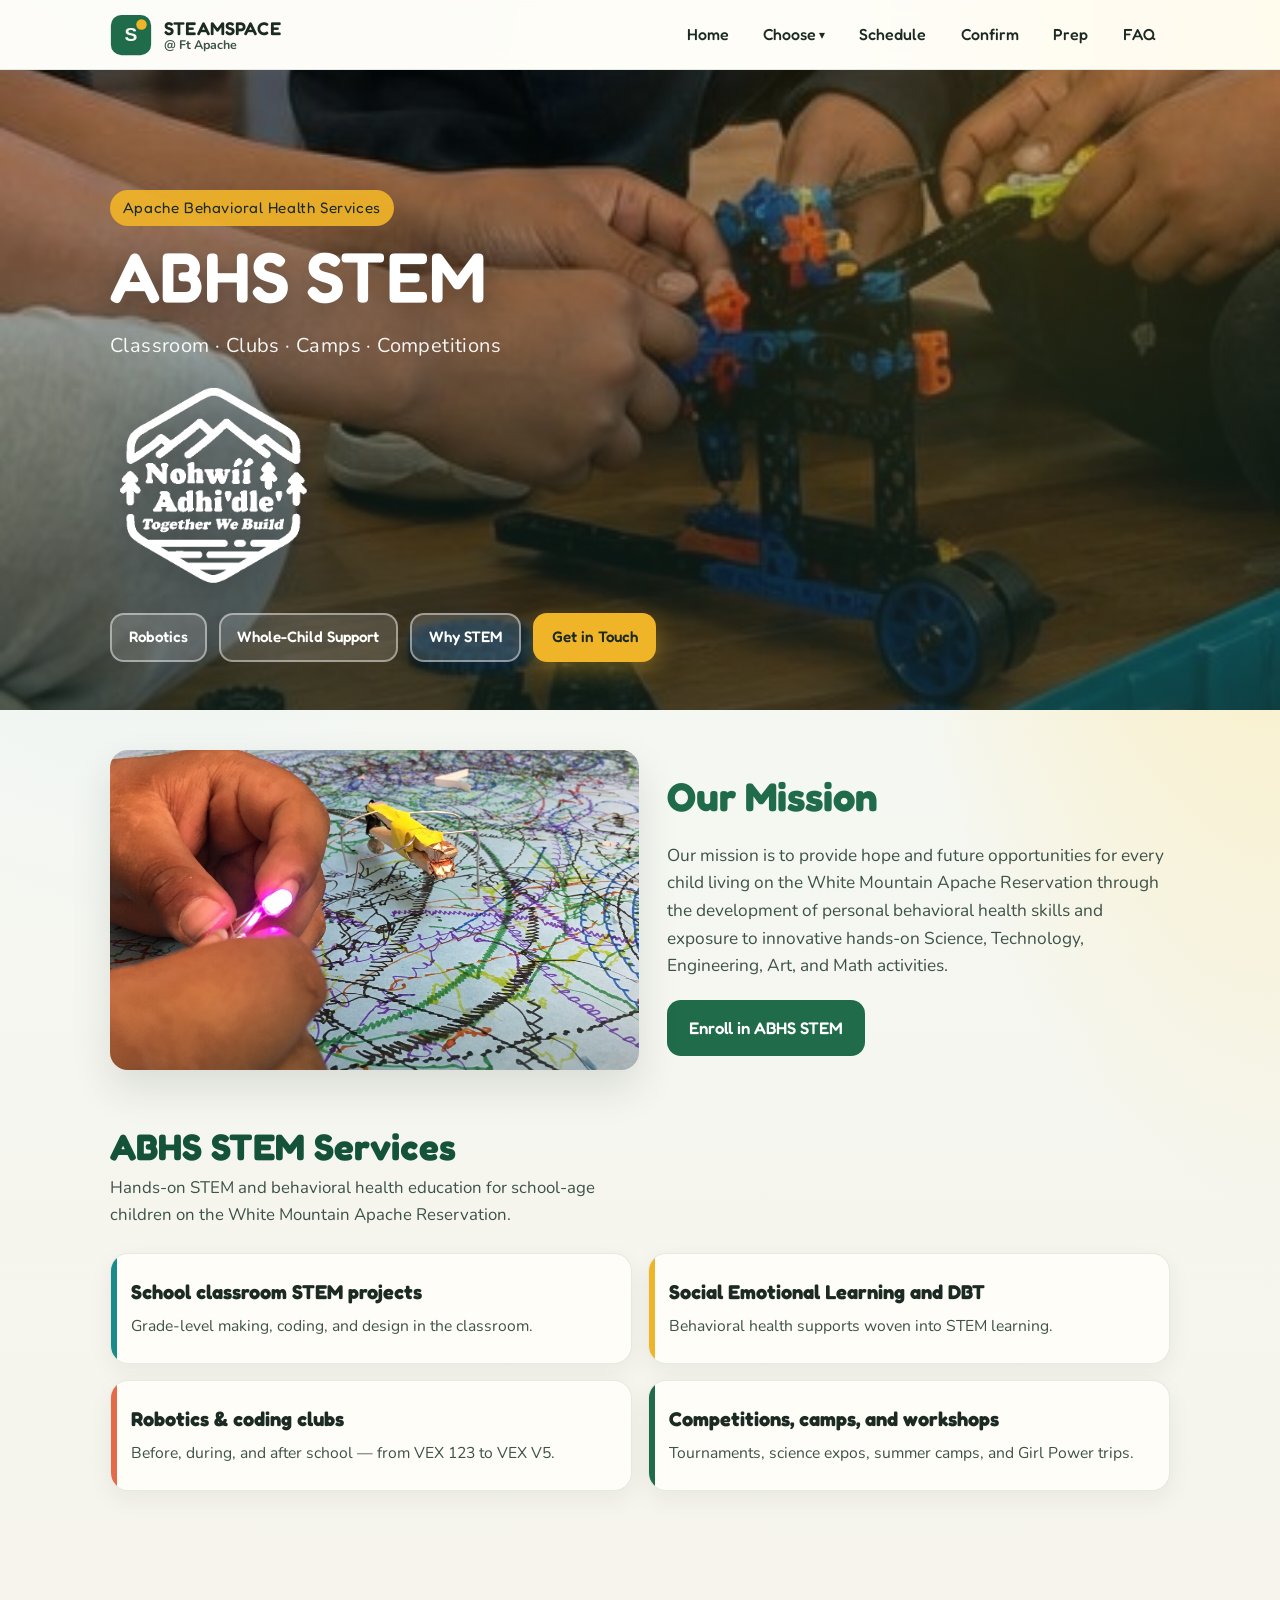
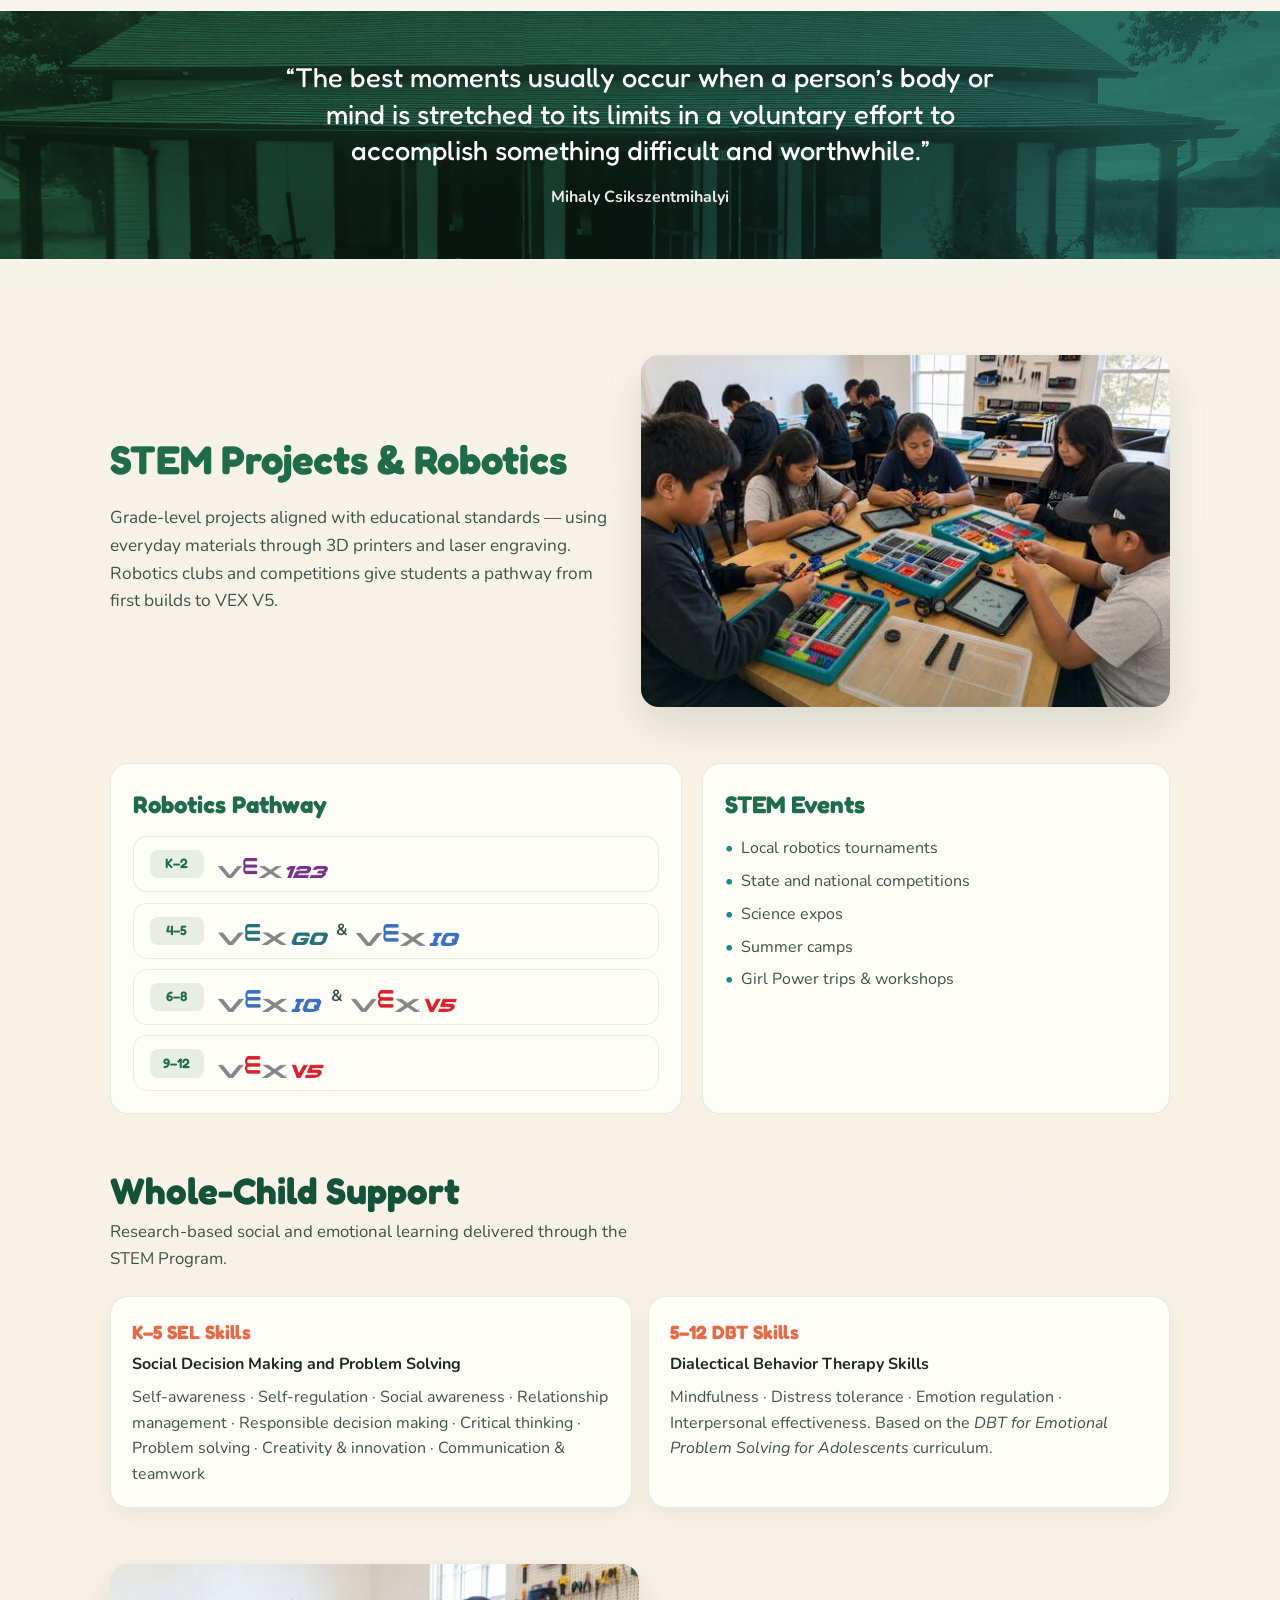
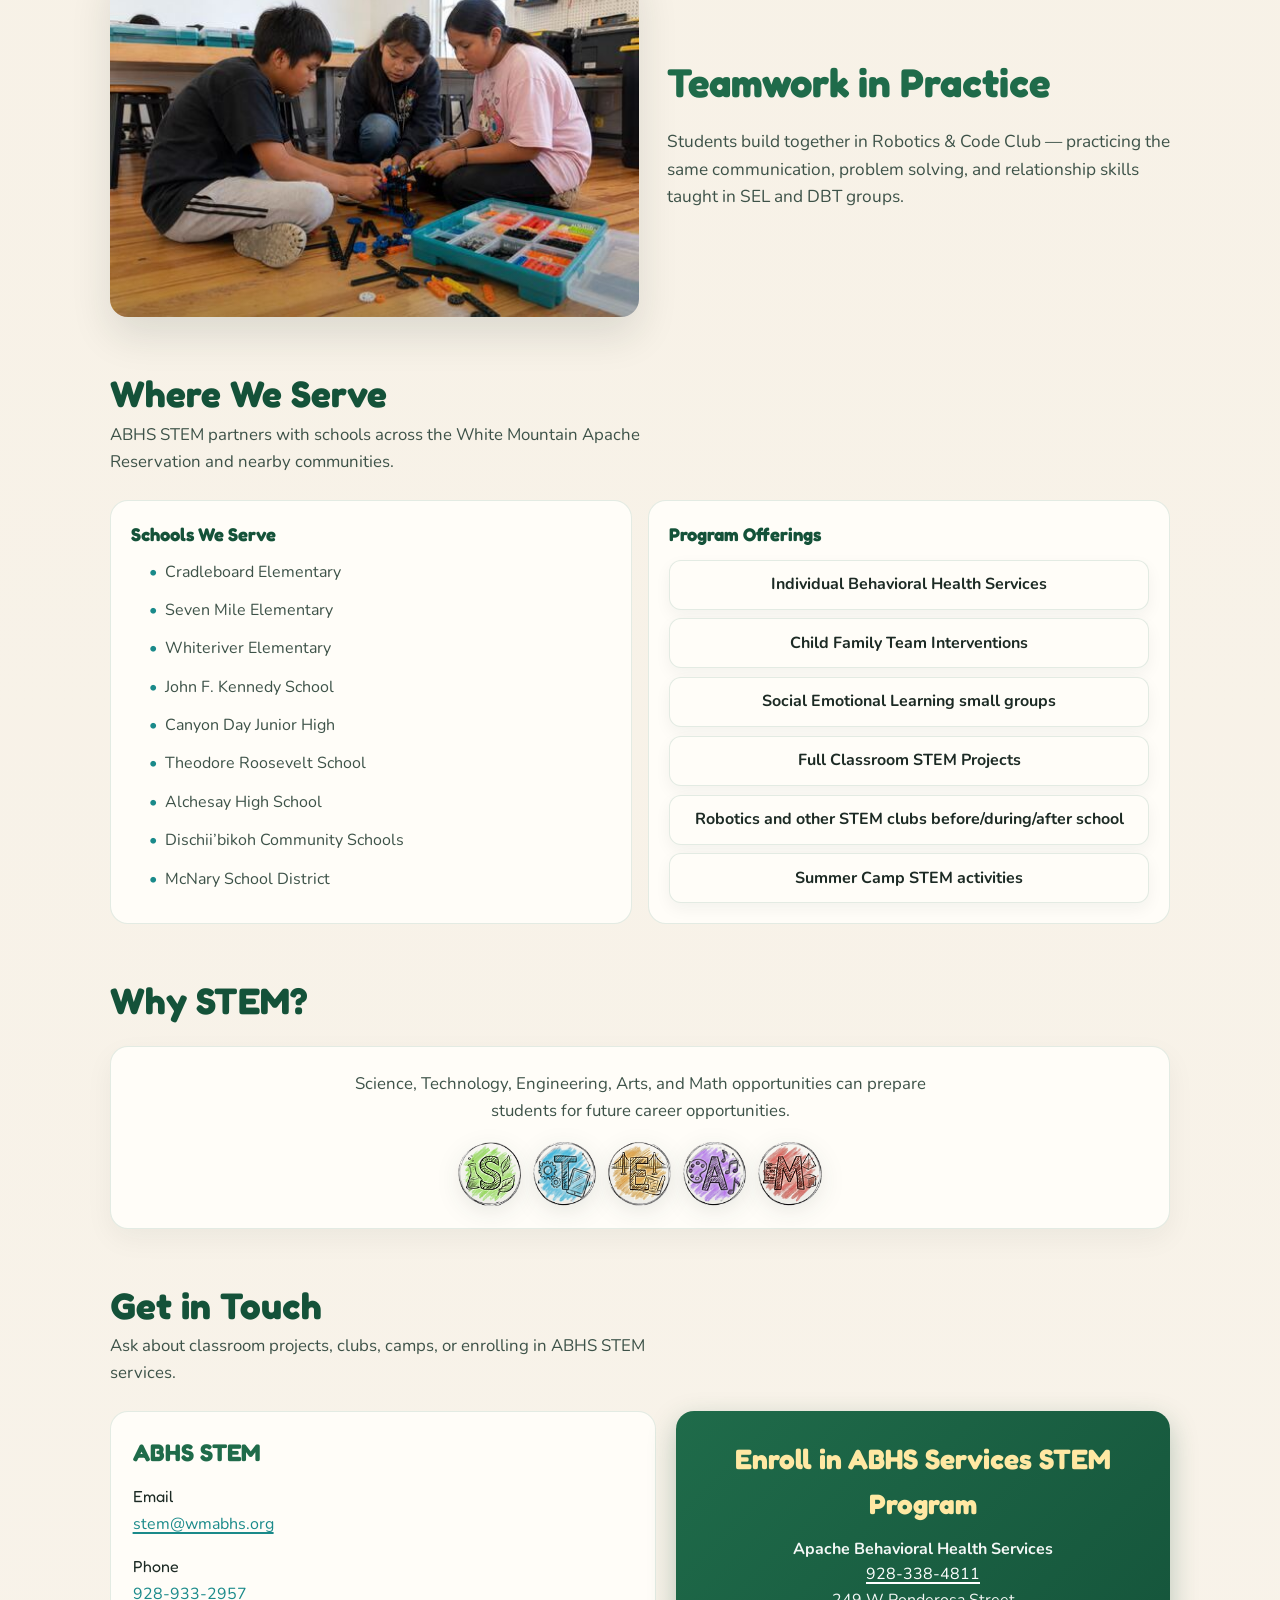
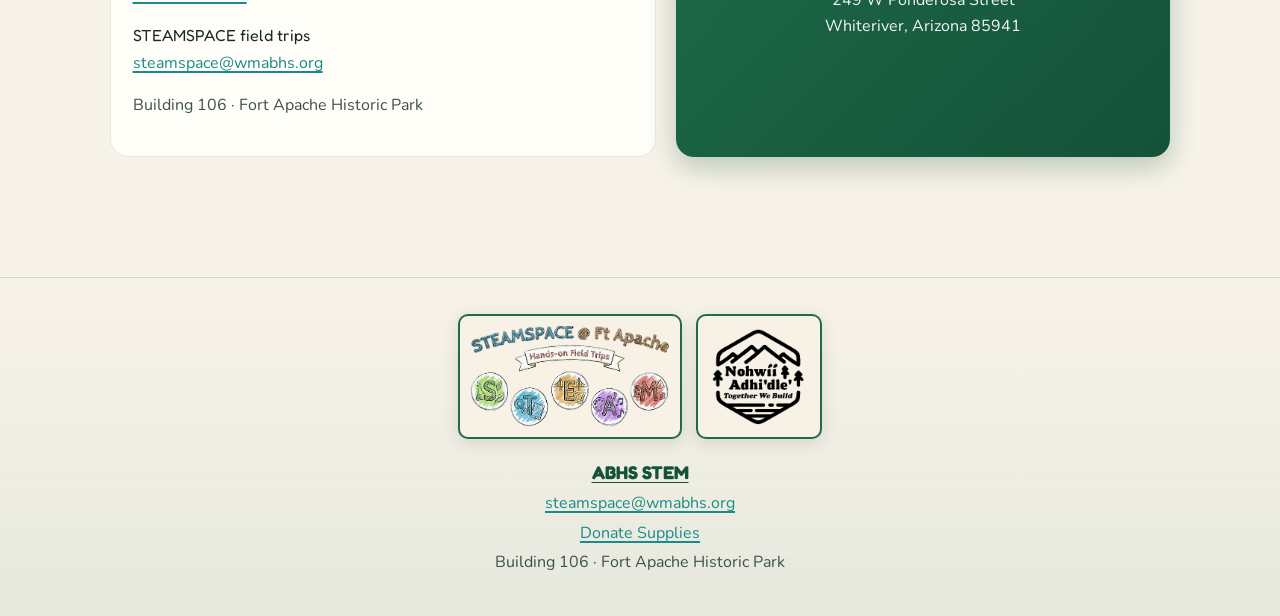
<file: about-abhs-stem.html>
<!DOCTYPE html>
<!--
  About ABHS STEM — web page for steamspace.vercel.app
  Drop-in: copy this file, css/styles.css (About ABHS STEM section), js/site.js,
  and images/ into the STEAMSPACE site. Do not add About to the nav. In the
  footer, link the Together We Build logo to about-abhs-stem.html (see below).
-->
<html lang="en">
<head>
  <meta charset="UTF-8">
  <meta name="viewport" content="width=device-width, initial-scale=1.0">
  <title>About ABHS STEM | STEAMSPACE @ Ft Apache</title>
  <meta name="description" content="ABHS STEM brings hands-on classroom projects, robotics clubs, camps, competitions, and social-emotional learning to school-age children on the White Mountain Apache Reservation.">
  <link rel="preconnect" href="https://fonts.googleapis.com">
  <link rel="preconnect" href="https://fonts.gstatic.com" crossorigin>
  <link href="https://fonts.googleapis.com/css2?family=Fredoka:wght@400;500;600&family=Nunito:wght@400;600;700&display=swap" rel="stylesheet">
  <link rel="stylesheet" href="css/styles.css?v=22">
</head>
<body>
  <header class="site-header">
    <div class="header-inner">
      <a class="brand" href="index.html">
        <img src="images/steamspace-logo.svg" alt="STEAMSPACE home">
        <span class="brand-text">
          <strong>STEAMSPACE</strong>
          <span>@ Ft Apache</span>
        </span>
      </a>
      <button class="nav-toggle" type="button" aria-expanded="false" aria-controls="site-nav">Menu</button>
      <nav class="site-nav" id="site-nav" aria-label="Site">
        <ul>
          <li><a href="index.html">Home</a></li>
          <li class="has-submenu">
            <a href="choose.html">Choose</a>
            <ul class="submenu">
              <li><a href="lego-paper-building.html">2nd · LEGO Paper Building</a></li>
              <li><a href="paper-circuits.html">3rd · Paper Circuits</a></li>
              <li><a href="lasercut-boxes.html">4th · Laser Cut Boxes</a></li>
              <li><a href="microbit-game.html">5th · Micro:bit Game</a></li>
              <li><a href="puzzle-design.html">6th · Puzzle Design</a></li>
            </ul>
          </li>
          <li><a href="schedule.html">Schedule</a></li>
          <li><a href="confirm.html">Confirm</a></li>
          <li><a href="field-trip-prep.html">Prep</a></li>
          <li><a href="faq.html">FAQ</a></li>
        </ul>
      </nav>
    </div>
  </header>

  <section class="hero hero--about">
    <div class="hero-media" aria-hidden="true">
      <img src="images/about-hero.jpg?v=2" alt="">
      <div class="hero-shade"></div>
    </div>
    <div class="hero-content">
      <p class="hero-kicker">Apache Behavioral Health Services</p>
      <h1>ABHS STEM</h1>
      <p class="hero-lead">Classroom · Clubs · Camps · Competitions</p>
      <img class="together-mark" src="images/togetherwebuild-white.png" alt="Nohwíí Adhi'dle' — Together We Build">
      <div class="hero-actions">
        <a class="btn btn-ghost" href="#robotics">Robotics</a>
        <a class="btn btn-ghost" href="#support">Whole-Child Support</a>
        <a class="btn btn-ghost" href="#why-stem">Why STEM</a>
        <a class="btn btn-primary" href="#contact">Get in Touch</a>
      </div>
    </div>
  </section>

  <main>
    <section class="section purpose reveal" id="mission">
      <div class="purpose-photo">
        <img src="images/about-making.jpg" alt="Students building a paper circuit with a glowing LED">
      </div>
      <div class="purpose-copy">
        <h2>Our Mission</h2>
        <p>Our mission is to provide hope and future opportunities for every child living on the White Mountain Apache Reservation through the development of personal behavioral health skills and exposure to innovative hands-on Science, Technology, Engineering, Art, and Math activities.</p>
        <a class="btn btn-solid" href="#contact">Enroll in ABHS STEM</a>
      </div>
    </section>

    <section class="section reveal" id="services">
      <div class="section-head">
        <h2>ABHS STEM Services</h2>
        <p>Hands-on STEM and behavioral health education for school-age children on the White Mountain Apache Reservation.</p>
      </div>
      <div class="plan-steps plan-steps--two">
        <div class="plan-step plan-step--static">
          <h3>School classroom STEM projects</h3>
          <p>Grade-level making, coding, and design in the classroom.</p>
        </div>
        <div class="plan-step plan-step--static">
          <h3>Social Emotional Learning and DBT</h3>
          <p>Behavioral health supports woven into STEM learning.</p>
        </div>
        <div class="plan-step plan-step--static">
          <h3>Robotics &amp; coding clubs</h3>
          <p>Before, during, and after school — from VEX 123 to VEX V5.</p>
        </div>
        <div class="plan-step plan-step--static">
          <h3>Competitions, camps, and workshops</h3>
          <p>Tournaments, science expos, summer camps, and Girl Power trips.</p>
        </div>
      </div>
    </section>
  </main>

  <section class="quote-band reveal">
    <blockquote>“The best moments usually occur when a person’s body or mind is stretched to its limits in a voluntary effort to accomplish something difficult and worthwhile.”</blockquote>
    <cite>Mihaly Csikszentmihalyi</cite>
  </section>

  <main>
    <section class="section purpose purpose--flip reveal" id="robotics">
      <div class="purpose-photo">
        <img src="images/about-vex.jpg" alt="Students building VEX robotics during a club session">
      </div>
      <div class="purpose-copy">
        <h2>STEM Projects &amp; Robotics</h2>
        <p>Grade-level projects aligned with educational standards — using everyday materials through 3D printers and laser engraving. Robotics clubs and competitions give students a pathway from first builds to VEX V5.</p>
      </div>
    </section>

    <section class="section reveal">
      <div class="confirm-layout">
        <div class="confirm-contact">
          <h2>Robotics Pathway</h2>
          <div class="pathway">
            <div class="pathway-row">
              <span class="grade">K–2</span>
              <span class="pathway-kits"><img src="images/vex-123.png" alt="VEX 123"></span>
            </div>
            <div class="pathway-row">
              <span class="grade">4–5</span>
              <span class="pathway-kits"><img src="images/vex-go.png" alt="VEX GO"><span class="amp">&amp;</span><img src="images/vex-iq.png" alt="VEX IQ"></span>
            </div>
            <div class="pathway-row">
              <span class="grade">6–8</span>
              <span class="pathway-kits"><img src="images/vex-iq.png" alt="VEX IQ"><span class="amp">&amp;</span><img src="images/vex-v5.png" alt="VEX V5"></span>
            </div>
            <div class="pathway-row">
              <span class="grade">9–12</span>
              <span class="pathway-kits"><img src="images/vex-v5.png" alt="VEX V5"></span>
            </div>
          </div>
        </div>
        <div class="confirm-contact">
          <h2>STEM Events</h2>
          <ul class="school-list">
            <li>Local robotics tournaments</li>
            <li>State and national competitions</li>
            <li>Science expos</li>
            <li>Summer camps</li>
            <li>Girl Power trips &amp; workshops</li>
          </ul>
        </div>
      </div>
    </section>

    <section class="section reveal" id="support">
      <div class="section-head">
        <h2>Whole-Child Support</h2>
        <p>Research-based social and emotional learning delivered through the STEM Program.</p>
      </div>
      <div class="skills-grid">
        <div class="skills-block">
          <h3>K–5 SEL Skills</h3>
          <p class="curriculum">Social Decision Making and Problem Solving</p>
          <p>Self-awareness · Self-regulation · Social awareness · Relationship management · Responsible decision making · Critical thinking · Problem solving · Creativity &amp; innovation · Communication &amp; teamwork</p>
        </div>
        <div class="skills-block">
          <h3>5–12 DBT Skills</h3>
          <p class="curriculum">Dialectical Behavior Therapy Skills</p>
          <p>Mindfulness · Distress tolerance · Emotion regulation · Interpersonal effectiveness. Based on the <em>DBT for Emotional Problem Solving for Adolescents</em> curriculum.</p>
        </div>
      </div>
    </section>

    <section class="section purpose reveal">
      <div class="purpose-photo">
        <img src="images/about-teamwork.jpg" alt="Students collaborating in Robotics and Code Club">
      </div>
      <div class="purpose-copy">
        <h2>Teamwork in Practice</h2>
        <p>Students build together in Robotics &amp; Code Club — practicing the same communication, problem solving, and relationship skills taught in SEL and DBT groups.</p>
      </div>
    </section>

    <section class="section reveal" id="schools">
      <div class="section-head">
        <h2>Where We Serve</h2>
        <p>ABHS STEM partners with schools across the White Mountain Apache Reservation and nearby communities.</p>
      </div>
      <div class="donate-grid">
        <div class="donate-panel">
          <h3>Schools We Serve</h3>
          <ul class="school-list">
            <li>Cradleboard Elementary</li>
            <li>Seven Mile Elementary</li>
            <li>Whiteriver Elementary</li>
            <li>John F. Kennedy School</li>
            <li>Canyon Day Junior High</li>
            <li>Theodore Roosevelt School</li>
            <li>Alchesay High School</li>
            <li>Dischii’bikoh Community Schools</li>
            <li>McNary School District</li>
          </ul>
        </div>
        <div class="donate-panel">
          <h3>Program Offerings</h3>
          <div class="offer-list">
            <div class="offer">Individual Behavioral Health Services</div>
            <div class="offer">Child Family Team Interventions</div>
            <div class="offer">Social Emotional Learning small groups</div>
            <div class="offer">Full Classroom STEM Projects</div>
            <div class="offer">Robotics and other STEM clubs before/during/after school</div>
            <div class="offer">Summer Camp STEM activities</div>
          </div>
        </div>
      </div>
    </section>

    <section class="section reveal" id="why-stem">
      <div class="section-head">
        <h2>Why STEM?</h2>
      </div>
      <div class="why-stem">
        <p>Science, Technology, Engineering, Arts, and Math opportunities can prepare students for future career opportunities.</p>
        <div class="icon-row" aria-hidden="true">
          <img src="images/icon-science.png" alt="">
          <img src="images/icon-technology.png" alt="">
          <img src="images/icon-engineering.png" alt="">
          <img src="images/icon-arts.png" alt="">
          <img src="images/icon-math.png" alt="">
        </div>
      </div>
    </section>

    <section class="section reveal" id="contact">
      <div class="section-head">
        <h2>Get in Touch</h2>
        <p>Ask about classroom projects, clubs, camps, or enrolling in ABHS STEM services.</p>
      </div>
      <div class="contact-split">
        <div class="confirm-contact">
          <h2>ABHS STEM</h2>
          <p><span class="label">Email</span><a href="mailto:stem@wmabhs.org">stem@wmabhs.org</a></p>
          <p><span class="label">Phone</span><a href="tel:9289332957">928-933-2957</a></p>
          <p><span class="label">STEAMSPACE field trips</span><a href="mailto:steamspace@wmabhs.org">steamspace@wmabhs.org</a></p>
          <p>Building 106 · Fort Apache Historic Park</p>
        </div>
        <div class="cta-box">
          <h2>Enroll in ABHS Services STEM Program</h2>
          <p><strong>Apache Behavioral Health Services</strong><br>
            <a href="tel:9283384811">928-338-4811</a><br>
            249 W Ponderosa Street<br>
            Whiteriver, Arizona 85941</p>
        </div>
      </div>
    </section>
  </main>

  <footer class="site-footer">
    <div class="footer-inner">
      <div class="footer-logos">
        <div class="footer-logo-wrap">
          <img class="footer-logo" src="images/logo-cleaned.png?v=6" alt="STEAMSPACE at Fort Apache — Hands-on Field Trips" width="200" height="101">
        </div>
        <a class="footer-logo-wrap footer-together" href="about-abhs-stem.html">
          <img class="footer-together-logo" src="images/togetherwebuild.png" alt="About ABHS STEM — Nohwíí Adhi'dle' Together We Build">
        </a>
      </div>
      <strong><a href="about-abhs-stem.html">ABHS STEM</a></strong>
      <p><a href="mailto:steamspace@wmabhs.org">steamspace@wmabhs.org</a></p>
      <p><a href="donate.html">Donate Supplies</a></p>
      <p>Building 106 · Fort Apache Historic Park</p>
    </div>
  </footer>

  <script src="js/site.js?v=8"></script>
</body>
</html>
</file>
<file: css/styles.css>
/* STEAMSPACE @ Ft Apache — elementary field-trip site */

:root {
  --sky: #dff0fa;
  --sky-deep: #9fd0e8;
  --pine: #1f6b4a;
  --pine-deep: #145239;
  --sand: #f7f1e6;
  --sand-deep: #e8dcc8;
  --sun: #f0b429;
  --sun-soft: #ffe8a3;
  --ink: #1c2a24;
  --ink-soft: #3d5248;
  --paper: #fffdf8;
  --coral: #e36b4a;
  --teal: #1a8a8a;
  --shadow: 0 18px 40px rgba(28, 42, 36, 0.12);
  --radius: 18px;
  --max: 1100px;
  --font-brand: "Fredoka", "Trebuchet MS", sans-serif;
  --font-body: "Nunito", "Segoe UI", sans-serif;
}

*,
*::before,
*::after {
  box-sizing: border-box;
  margin: 0;
  padding: 0;
}

html {
  scroll-behavior: smooth;
  overflow-x: clip;
}

body {
  font-family: var(--font-body);
  color: var(--ink);
  background:
    radial-gradient(ellipse 80% 50% at 10% -10%, var(--sky) 0%, transparent 55%),
    radial-gradient(ellipse 70% 45% at 100% 0%, var(--sun-soft) 0%, transparent 50%),
    linear-gradient(180deg, #f4faf7 0%, var(--sand) 45%, #f8f3ea 100%);
  min-height: 100vh;
  line-height: 1.6;
  overflow-x: clip;
}

img,
video {
  max-width: 100%;
  display: block;
}

a {
  color: var(--teal);
  text-decoration-thickness: 2px;
  text-underline-offset: 3px;
}

a:focus-visible,
button:focus-visible,
.nav-toggle:focus-visible,
.site-nav a:focus-visible,
.faq-question:focus-visible,
input:focus-visible,
select:focus-visible,
textarea:focus-visible,
[tabindex]:not([tabindex="-1"]):focus-visible {
  outline: 3px solid var(--sun);
  outline-offset: 3px;
  border-radius: 6px;
}

a:hover {
  color: var(--pine-deep);
}

.site-header {
  position: sticky;
  top: 0;
  z-index: 100;
  backdrop-filter: blur(10px);
  background: rgba(255, 253, 248, 0.88);
  border-bottom: 1px solid rgba(31, 107, 74, 0.12);
}

.header-inner {
  max-width: var(--max);
  margin: 0 auto;
  padding: 0.85rem 1.25rem;
  display: flex;
  align-items: center;
  justify-content: space-between;
  gap: 1rem;
}

.brand {
  display: flex;
  align-items: center;
  gap: 0.75rem;
  text-decoration: none;
  color: var(--ink);
}

.brand img {
  height: 42px;
  width: auto;
  flex-shrink: 0;
}

.brand-text {
  display: flex;
  flex-direction: column;
  line-height: 1.1;
}

.brand-text strong {
  font-family: var(--font-brand);
  font-size: 1.15rem;
  font-weight: 600;
  letter-spacing: 0.01em;
}

.brand-text span {
  font-size: 0.78rem;
  color: var(--ink-soft);
  font-weight: 700;
}

.nav-toggle {
  display: none;
  border: 2px solid var(--pine);
  background: var(--paper);
  color: var(--pine);
  font-family: var(--font-brand);
  font-size: 0.95rem;
  padding: 0.4rem 0.75rem;
  border-radius: 10px;
  cursor: pointer;
}

.site-nav > ul {
  list-style: none;
  display: flex;
  align-items: center;
  gap: 0.35rem;
}

.site-nav a {
  font-family: var(--font-brand);
  font-weight: 500;
  font-size: 1rem;
  color: var(--ink);
  text-decoration: none;
  padding: 0.55rem 0.9rem;
  border-radius: 12px;
  transition: background 0.2s ease, color 0.2s ease, transform 0.2s ease;
}

.site-nav a:hover,
.site-nav a.active {
  background: rgba(31, 107, 74, 0.12);
  color: var(--pine-deep);
}

.has-submenu {
  position: relative;
}

.has-submenu > a::after {
  content: " ▾";
  font-size: 0.75em;
}

/* Higher specificity than any `.site-nav ul { display: flex }` so the
   dropdown stays closed by default on every page. */
.site-nav .submenu {
  list-style: none;
  position: absolute;
  top: calc(100% + 0.35rem);
  left: 0;
  min-width: 240px;
  background: var(--paper);
  border: 1px solid rgba(31, 107, 74, 0.15);
  border-radius: 14px;
  box-shadow: var(--shadow);
  padding: 0.45rem;
  display: none;
  flex-direction: column;
  gap: 0.15rem;
}

/* Hover-open only on devices with real hover (avoids sticky touch :hover). */
@media (hover: hover) and (pointer: fine) {
  .site-nav .has-submenu:hover > .submenu {
    display: flex;
    animation: rise 0.25s ease;
  }
}

.site-nav .has-submenu.open > .submenu {
  display: flex;
  animation: rise 0.25s ease;
}

.site-nav .submenu a {
  display: block;
  width: 100%;
  border-radius: 10px;
}

@keyframes rise {
  from {
    opacity: 0;
    transform: translateY(6px);
  }
  to {
    opacity: 1;
    transform: translateY(0);
  }
}

/* ===== HERO ===== */
.hero {
  position: relative;
  min-height: min(88vh, 720px);
  display: grid;
  align-items: end;
  overflow: hidden;
}

.hero-media {
  position: absolute;
  inset: 0;
}

.hero-media img {
  width: 100%;
  height: 100%;
  object-fit: cover;
  object-position: center 35%;
  transform: scale(1.02);
  animation: slow-zoom 18s ease-in-out infinite alternate;
}

@keyframes slow-zoom {
  from {
    transform: scale(1.02);
  }
  to {
    transform: scale(1.08);
  }
}

.hero-shade {
  position: absolute;
  inset: 0;
  background:
    linear-gradient(180deg, rgba(20, 50, 40, 0.15) 0%, rgba(20, 50, 40, 0.55) 55%, rgba(20, 40, 32, 0.78) 100%),
    radial-gradient(circle at 80% 20%, rgba(240, 180, 41, 0.25), transparent 40%);
}

.hero-content {
  position: relative;
  z-index: 1;
  max-width: var(--max);
  width: 100%;
  margin: 0 auto;
  padding: 3.5rem 1.25rem 3rem;
  color: #fff;
}

.hero-kicker {
  display: inline-block;
  font-family: var(--font-brand);
  font-size: 0.95rem;
  letter-spacing: 0.04em;
  background: rgba(240, 180, 41, 0.92);
  color: var(--ink);
  padding: 0.35rem 0.8rem;
  border-radius: 999px;
  margin-bottom: 0.9rem;
  animation: fade-up 0.7s ease both;
}

.hero h1 {
  font-family: var(--font-brand);
  font-weight: 600;
  font-size: clamp(2.4rem, 6vw, 4.4rem);
  line-height: 1.05;
  max-width: 12ch;
  text-shadow: 0 8px 30px rgba(0, 0, 0, 0.35);
  animation: fade-up 0.8s 0.08s ease both;
}

.steam-row {
  margin-top: 0.85rem;
  max-width: 280px;
  animation: fade-up 0.8s 0.12s ease both;
}

.steam-row img {
  width: 100%;
  height: auto;
  filter: drop-shadow(0 6px 14px rgba(0, 0, 0, 0.28));
}

.hero-lead {
  margin-top: 1rem;
  max-width: 38ch;
  font-size: clamp(1.05rem, 2.2vw, 1.25rem);
  color: rgba(255, 255, 255, 0.94);
  animation: fade-up 0.8s 0.16s ease both;
}

.hero-actions {
  margin-top: 1.5rem;
  display: flex;
  flex-wrap: wrap;
  gap: 0.75rem;
  animation: fade-up 0.8s 0.24s ease both;
}

@keyframes fade-up {
  from {
    opacity: 0;
    transform: translateY(18px);
  }
  to {
    opacity: 1;
    transform: translateY(0);
  }
}

.btn {
  display: inline-flex;
  align-items: center;
  justify-content: center;
  gap: 0.4rem;
  font-family: var(--font-brand);
  font-weight: 550;
  font-size: 1.05rem;
  padding: 0.8rem 1.25rem;
  border-radius: 14px;
  text-decoration: none;
  border: 2px solid transparent;
  transition: transform 0.2s ease, background 0.2s ease, box-shadow 0.2s ease;
}

.btn:hover {
  transform: translateY(-2px);
  text-decoration: none;
}

.btn-primary {
  background: var(--sun);
  color: var(--ink);
  box-shadow: 0 10px 24px rgba(240, 180, 41, 0.35);
}

.btn-primary:hover {
  background: #ffc94a;
  color: var(--ink);
}

.btn-ghost {
  background: rgba(255, 255, 255, 0.14);
  color: #fff;
  border-color: rgba(255, 255, 255, 0.45);
  backdrop-filter: blur(4px);
}

.btn-ghost:hover {
  background: rgba(255, 255, 255, 0.24);
  color: #fff;
}

.btn-solid {
  background: var(--pine);
  color: #fff;
}

.btn-solid:hover {
  background: var(--pine-deep);
  color: #fff;
}

.page-hero {
  position: relative;
  min-height: 280px;
  display: grid;
  align-items: end;
  overflow: hidden;
}

.page-hero .hero-media img {
  animation: none;
  transform: none;
}

.page-hero .hero-content {
  padding-top: 2.5rem;
  padding-bottom: 2rem;
}

.page-hero h1 {
  max-width: none;
  font-size: clamp(2rem, 4.5vw, 3.2rem);
}

/* Confirm: sharper high-res photo, slightly zoomed out (less aggressive crop) */
.page-hero--confirm {
  min-height: clamp(300px, 36vw, 420px);
}

.page-hero--confirm .hero-media img {
  object-fit: cover;
  object-position: center 42%;
}

main {
  max-width: var(--max);
  margin: 0 auto;
  padding: 2.5rem 1.25rem 4rem;
}

.section {
  margin-bottom: 3.5rem;
}

.section-head {
  margin-bottom: 1.5rem;
}

.section-head h2 {
  font-family: var(--font-brand);
  font-size: clamp(1.7rem, 3vw, 2.3rem);
  color: var(--pine-deep);
  line-height: 1.15;
}

.section-head h3 {
  font-family: var(--font-brand);
  font-size: clamp(1.35rem, 2.4vw, 1.75rem);
  color: var(--pine-deep);
  line-height: 1.2;
}

.section-head p {
  margin-top: 0.4rem;
  color: var(--ink-soft);
  font-size: 1.05rem;
  max-width: 55ch;
}

.purpose {
  display: grid;
  grid-template-columns: 1.05fr 1fr;
  gap: 1.75rem;
  align-items: center;
}

.purpose-photo {
  border-radius: var(--radius);
  overflow: hidden;
  box-shadow: var(--shadow);
  position: relative;
}

.purpose-photo::after {
  content: "";
  position: absolute;
  inset: auto 0 0 0;
  height: 35%;
  background: linear-gradient(transparent, rgba(20, 50, 40, 0.25));
  pointer-events: none;
}

.purpose-photo img {
  width: 100%;
  height: 100%;
  min-height: 320px;
  object-fit: cover;
}

.purpose-copy h2 {
  font-family: var(--font-brand);
  font-size: clamp(1.8rem, 3.5vw, 2.5rem);
  color: var(--pine);
  margin-bottom: 0.85rem;
}

.purpose-copy p {
  font-size: 1.08rem;
  color: var(--ink-soft);
  margin-bottom: 1.25rem;
}

.quote-band {
  /* Full-bleed using 100% of the layout viewport (not 100vw) to avoid
     scrollbar-width overflow that shifts “centered” footer content. */
  width: 100%;
  margin: 0 0 3.5rem;
  background:
    linear-gradient(135deg, rgba(31, 107, 74, 0.95), rgba(26, 138, 138, 0.9)),
    url("../images/banner.jpg") center/cover;
  background-blend-mode: multiply;
  color: #fff;
  padding: 3rem 1.25rem;
  text-align: center;
}

.quote-band blockquote {
  max-width: 720px;
  margin: 0 auto;
  font-family: var(--font-brand);
  font-size: clamp(1.25rem, 2.5vw, 1.7rem);
  line-height: 1.35;
  font-weight: 450;
}

.quote-band cite {
  display: block;
  margin-top: 1rem;
  font-style: normal;
  opacity: 0.9;
  font-weight: 700;
}

.plan-steps {
  display: grid;
  grid-template-columns: repeat(3, 1fr);
  gap: 1rem;
}

.plan-step {
  background: var(--paper);
  border: 1px solid rgba(31, 107, 74, 0.12);
  border-radius: var(--radius);
  padding: 1.4rem 1.25rem 1.5rem;
  text-decoration: none;
  color: inherit;
  box-shadow: 0 8px 24px rgba(28, 42, 36, 0.06);
  transition: transform 0.2s ease, box-shadow 0.2s ease;
  position: relative;
  overflow: hidden;
}

.plan-step::before {
  content: "";
  position: absolute;
  left: 0;
  top: 0;
  bottom: 0;
  width: 6px;
  background: var(--accent, var(--pine));
}

.plan-step:nth-child(1) {
  --accent: var(--teal);
}
.plan-step:nth-child(2) {
  --accent: var(--sun);
}
.plan-step:nth-child(3) {
  --accent: var(--coral);
}

.plan-step:hover {
  transform: translateY(-4px);
  box-shadow: var(--shadow);
  text-decoration: none;
  color: inherit;
}

.plan-step .num {
  font-family: var(--font-brand);
  font-size: 2rem;
  color: var(--accent, var(--pine));
  line-height: 1;
  margin-bottom: 0.5rem;
}

.plan-step h3 {
  font-family: var(--font-brand);
  font-size: 1.25rem;
  margin-bottom: 0.35rem;
}

.plan-step p {
  color: var(--ink-soft);
  font-size: 0.98rem;
}

.project-grid {
  display: grid;
  grid-template-columns: repeat(2, 1fr);
  gap: 1.15rem;
}

.project-tile {
  display: grid;
  grid-template-rows: auto 1fr;
  background: var(--paper);
  border-radius: var(--radius);
  overflow: hidden;
  text-decoration: none;
  color: inherit;
  border: 1px solid rgba(31, 107, 74, 0.1);
  box-shadow: 0 10px 28px rgba(28, 42, 36, 0.07);
  transition: transform 0.25s ease, box-shadow 0.25s ease;
}

.project-tile:hover {
  transform: translateY(-5px);
  box-shadow: var(--shadow);
  text-decoration: none;
  color: inherit;
}

.project-tile .thumb {
  aspect-ratio: 16 / 10;
  overflow: hidden;
  background: var(--sand-deep);
}

.project-tile .thumb img {
  width: 100%;
  height: 100%;
  object-fit: cover;
  transition: transform 0.45s ease;
}

.project-tile:hover .thumb img {
  transform: scale(1.06);
}

.project-tile .meta {
  padding: 1rem 1.1rem 1.2rem;
}

.project-tile .grade {
  display: inline-block;
  font-family: var(--font-brand);
  font-size: 0.85rem;
  color: var(--pine);
  background: rgba(31, 107, 74, 0.1);
  padding: 0.2rem 0.55rem;
  border-radius: 8px;
  margin-bottom: 0.45rem;
}

.project-tile h3 {
  font-family: var(--font-brand);
  font-size: 1.35rem;
}

.gallery {
  display: grid;
  grid-template-columns: repeat(3, 1fr);
  gap: 0.75rem;
}

.gallery-item {
  display: block;
  position: relative;
  border: 0;
  padding: 0;
  background: none;
  border-radius: 14px;
  overflow: hidden;
  aspect-ratio: 4 / 3;
  text-decoration: none;
  color: #fff;
  box-shadow: 0 8px 22px rgba(28, 42, 36, 0.1);
}

.gallery-item figure {
  margin: 0;
  width: 100%;
  height: 100%;
  position: relative;
}

.gallery-item img {
  width: 100%;
  height: 100%;
  object-fit: cover;
  transition: transform 0.35s ease, filter 0.35s ease, opacity 0.35s ease;
}

.gallery-item:hover img {
  transform: scale(1.05);
}

.gallery-item--lasercut img {
  object-position: center 28%;
}


.gallery-caption {
  position: absolute;
  left: 0;
  right: 0;
  bottom: 0;
  z-index: 1;
  display: flex;
  flex-direction: column;
  gap: 0.1rem;
  padding: 0.7rem 0.85rem 0.75rem;
  background: linear-gradient(
    180deg,
    transparent 0%,
    rgba(20, 82, 57, 0.55) 35%,
    rgba(16, 58, 40, 0.88) 100%
  );
  pointer-events: none;
}

.gallery-title {
  font-family: var(--font-brand);
  font-size: 1.05rem;
  font-weight: 600;
  line-height: 1.2;
  letter-spacing: 0.01em;
}

.gallery-grade {
  font-family: var(--font-body);
  font-size: 0.78rem;
  font-weight: 600;
  opacity: 0.9;
}

.gallery-item--soon {
  cursor: not-allowed;
  color: #fff;
}

.gallery-item--soon img {
  filter: grayscale(1);
  opacity: 0.55;
}

.gallery-item--soon:hover img {
  transform: none;
}

.gallery-item--soon .gallery-caption {
  background: linear-gradient(
    180deg,
    transparent 0%,
    rgba(40, 48, 44, 0.55) 35%,
    rgba(28, 34, 31, 0.88) 100%
  );
}

.donate-grid {
  display: grid;
  grid-template-columns: repeat(2, 1fr);
  gap: 1rem;
}

.donate-panel {
  background: var(--paper);
  border-radius: var(--radius);
  border: 1px solid rgba(31, 107, 74, 0.12);
  padding: 1.2rem 1.25rem;
}

.donate-panel h3 {
  font-family: var(--font-brand);
  font-size: 1.15rem;
  color: var(--pine-deep);
  margin-bottom: 0.65rem;
}

.donate-panel ul {
  margin-left: 1.1rem;
  color: var(--ink-soft);
}

.donate-panel li {
  margin-bottom: 0.35rem;
}

.donate-panel ul ul {
  margin-top: 0.2rem;
  margin-bottom: 0.45rem;
}

.schedule-list {
  display: grid;
  gap: 0.85rem;
  margin-bottom: 1.5rem;
}

.schedule-item {
  display: grid;
  grid-template-columns: auto 1fr;
  gap: 1rem;
  align-items: start;
  background: var(--paper);
  border-radius: var(--radius);
  padding: 1.1rem 1.2rem;
  border: 1px solid rgba(31, 107, 74, 0.1);
}

.schedule-item .badge {
  width: 42px;
  height: 42px;
  border-radius: 12px;
  display: grid;
  place-items: center;
  font-family: var(--font-brand);
  font-size: 1.2rem;
  background: var(--sky);
  color: var(--pine-deep);
}

.embed-frame {
  border-radius: var(--radius);
  overflow: hidden;
  border: 1px solid rgba(31, 107, 74, 0.12);
  background: var(--paper);
  margin-bottom: 1.25rem;
  box-shadow: 0 10px 28px rgba(28, 42, 36, 0.06);
}

.embed-frame iframe {
  width: 100%;
  height: 360px;
  border: 0;
  display: block;
}

.confirm-layout {
  display: grid;
  grid-template-columns: 1.1fr 0.9fr;
  gap: 1.25rem;
  margin-bottom: 1.5rem;
}

.confirm-contact {
  background: var(--paper);
  border-radius: var(--radius);
  padding: 1.35rem;
  border: 1px solid rgba(31, 107, 74, 0.12);
}

.confirm-contact h2 {
  font-family: var(--font-brand);
  color: var(--pine);
  margin-bottom: 0.75rem;
}

.confirm-contact p {
  margin-bottom: 1rem;
  color: var(--ink-soft);
}

.confirm-contact .label {
  font-family: var(--font-brand);
  color: var(--ink);
  display: block;
  margin-bottom: 0.15rem;
}

.confirm-contact img {
  border-radius: 12px;
  margin-top: 0.5rem;
}

.info-row {
  display: grid;
  grid-template-columns: repeat(3, 1fr);
  gap: 1rem;
}

.info-panel {
  background: var(--paper);
  border-radius: var(--radius);
  padding: 1.2rem;
  border: 1px solid rgba(31, 107, 74, 0.12);
}

.info-panel h3 {
  font-family: var(--font-brand);
  margin-bottom: 0.4rem;
  color: var(--pine-deep);
}

.info-panel p {
  color: var(--ink-soft);
  font-size: 0.98rem;
}

.project-page .grade-tag {
  display: inline-block;
  font-family: var(--font-brand);
  background: var(--sun-soft);
  color: var(--ink);
  padding: 0.3rem 0.7rem;
  border-radius: 999px;
  margin: -0.5rem 0 1.25rem;
}

.project-intro {
  display: grid;
  gap: 1rem;
  margin-bottom: 2rem;
}

.project-intro p {
  font-size: 1.1rem;
  color: var(--ink-soft);
  max-width: 65ch;
}

.intro-media {
  border-radius: var(--radius);
  overflow: hidden;
  box-shadow: var(--shadow);
  background: #000;
}

.intro-media img,
.intro-media video {
  width: 100%;
  max-height: 480px;
  object-fit: cover;
}

.intro-media video {
  max-height: 520px;
  object-fit: contain;
  background: #111;
}

.project-step {
  background: var(--paper);
  border-radius: var(--radius);
  padding: 1.25rem 1.35rem;
  margin-bottom: 1rem;
  border: 1px solid rgba(31, 107, 74, 0.1);
}

.project-step h2 {
  font-family: var(--font-brand);
  font-size: 1.3rem;
  color: var(--pine-deep);
  margin-bottom: 0.65rem;
  display: flex;
  align-items: center;
  gap: 0.55rem;
}

.step-icon {
  width: 36px;
  height: 36px;
  flex-shrink: 0;
  object-fit: contain;
  border-radius: 8px;
}

.project-step p {
  color: var(--ink-soft);
}

.step-media {
  margin: 0.75rem 0 1rem;
  border-radius: 12px;
  overflow: hidden;
}

.step-media img,
.step-media video {
  width: 100%;
}

.resource-list {
  margin: 0.75rem 0 0 1.1rem;
}

.resource-list li {
  margin-bottom: 0.4rem;
}

.resource-type {
  color: var(--ink-soft);
  font-size: 0.9rem;
}

.moodle-notice {
  margin-top: 1.5rem;
  padding: 1rem 1.2rem;
  background: rgba(159, 208, 232, 0.35);
  border-radius: 14px;
  color: var(--ink-soft);
}

.faq-list {
  display: grid;
  gap: 0.65rem;
}

.faq-item {
  background: var(--paper);
  border-radius: 14px;
  border: 1px solid rgba(31, 107, 74, 0.12);
  overflow: hidden;
}

.faq-question {
  width: 100%;
  text-align: left;
  background: transparent;
  border: 0;
  padding: 1rem 1.15rem;
  font-family: var(--font-brand);
  font-size: 1.08rem;
  color: var(--ink);
  cursor: pointer;
}

.faq-answer {
  max-height: 0;
  overflow: hidden;
  transition: max-height 0.3s ease;
}

.faq-answer p {
  padding: 0 1.15rem 1.1rem;
  color: var(--ink-soft);
}

.faq-item.open .faq-answer {
  /* height set in JS */
}

.site-footer {
  background: linear-gradient(180deg, transparent, rgba(31, 107, 74, 0.08));
  border-top: 1px solid rgba(31, 107, 74, 0.12);
  padding: 2.25rem 1.25rem 2.5rem;
  text-align: center;
  display: flex;
  flex-direction: column;
  align-items: center;
}

.site-footer .footer-inner {
  max-width: var(--max);
  width: 100%;
  margin: 0 auto;
  display: flex;
  flex-direction: column;
  align-items: center;
  justify-content: center;
  text-align: center;
}

/* Frame sits on the wrap so border-box padding does not shrink the
   bitmap to a fractional CSS width (which softens the logo). */
.footer-logos {
  display: flex;
  align-items: stretch;
  justify-content: center;
  flex-wrap: wrap;
  gap: 0.85rem;
  margin: 0 0 1.15rem;
}

.site-footer .footer-logo-wrap {
  display: flex;
  justify-content: center;
  align-items: center;
  width: fit-content;
  max-width: min(228px, 80vw);
  margin: 0;
  padding: 10px;
  background: var(--sand);
  border: 2px solid var(--pine);
  border-radius: 10px;
  box-shadow: 0 4px 16px rgba(28, 42, 36, 0.12);
}

.site-footer .footer-logo {
  display: block;
  /* Integer CSS size (native ~535×269) so border-box layout is not fractional */
  width: 200px;
  height: 101px;
  max-width: 100%;
  margin: 0;
  padding: 0;
  border: 0;
  background: transparent;
  box-shadow: none;
  border-radius: 0;
  object-fit: fill;
}

.site-footer strong {
  display: block;
  font-family: var(--font-brand);
  font-size: 1.15rem;
  color: var(--pine-deep);
}

.site-footer p {
  color: var(--ink-soft);
  margin-top: 0.25rem;
}

.footer-together {
  text-decoration: none;
  color: inherit;
}

.footer-together-logo {
  display: block;
  height: 101px;
  width: auto;
  max-width: 100%;
  margin: 0;
  padding: 0;
  border: 0;
  background: transparent;
  box-shadow: none;
  object-fit: contain;
}

.footer-together:hover {
  text-decoration: none;
  transform: translateY(-2px);
}

.reveal {
  opacity: 0;
  transform: translateY(18px);
  transition: opacity 0.55s ease, transform 0.55s ease;
}

.reveal.visible {
  opacity: 1;
  transform: none;
}

.lightbox {
  position: fixed;
  inset: 0;
  background: rgba(12, 24, 20, 0.88);
  display: none;
  align-items: center;
  justify-content: center;
  z-index: 200;
  padding: 1.5rem;
}

.lightbox.active {
  display: flex;
}

.lightbox img {
  max-width: min(960px, 100%);
  max-height: 90vh;
  border-radius: 12px;
}

.lightbox-close {
  position: absolute;
  top: 1rem;
  right: 1.25rem;
  color: #fff;
  font-size: 2rem;
  cursor: pointer;
  line-height: 1;
}

@media (max-width: 900px) {
  .purpose,
  .plan-steps,
  .confirm-layout,
  .info-row,
  .donate-grid,
  .inventory-grid {
    grid-template-columns: 1fr;
  }

  .project-grid,
  .gallery {
    grid-template-columns: 1fr 1fr;
  }
}

@media (max-width: 840px) {
  .nav-toggle {
    display: inline-flex;
  }

  .site-nav {
    display: none;
    position: absolute;
    top: 100%;
    left: 0;
    right: 0;
    background: var(--paper);
    border-bottom: 1px solid rgba(31, 107, 74, 0.12);
    padding: 0.75rem 1rem 1rem;
    box-shadow: var(--shadow);
  }

  .site-nav.open {
    display: block;
  }

  .site-nav > ul {
    flex-direction: column;
    align-items: stretch;
  }

  .site-nav .submenu {
    position: static;
    box-shadow: none;
    border: 0;
    background: rgba(31, 107, 74, 0.05);
    margin-top: 0.25rem;
    display: none;
  }

  /* Mobile: tap (.open) only — ignore sticky touch :hover. */
  .site-nav .has-submenu:hover > .submenu {
    display: none;
  }

  .site-nav .has-submenu.open > .submenu {
    display: flex;
  }

  .project-grid,
  .gallery {
    grid-template-columns: 1fr;
  }

  .hero {
    min-height: 70vh;
  }
}

/* ===================== LEGO PAPER BUILDING ===================== */
/* Modest shrink for instructional step photos only (not hero, icons, animal cards) */
.page-lego-paper-building .project-step .step-media {
  max-width: 72%;
  margin-left: auto;
  margin-right: auto;
}

.page-lego-paper-building .project-step .step-media img {
  width: 100%;
  height: auto;
  display: block;
}

.animal-grid {
  display: grid;
  grid-template-columns: repeat(auto-fit, minmax(220px, 1fr));
  gap: 20px;
  margin: 20px 0;
}

.animal-card {
  background: var(--card-bg, #fff);
  border-radius: 16px;
  padding: 20px;
  box-shadow: 0 2px 12px rgba(0,0,0,0.06);
  text-align: center;
}

.animal-card img {
  width: 100%;
  max-width: 150px;
  height: auto;
  border-radius: 12px;
  margin-bottom: 12px;
}

.animal-card h3 {
  font-family: 'Fredoka', sans-serif;
  font-size: 1.2rem;
  margin: 0 0 8px;
  color: var(--text-dark, #333);
}

.animal-card p {
  font-size: 0.9rem;
  line-height: 1.5;
  margin: 4px 0;
  color: var(--text-body, #555);
}

.materials-table {
  width: 100%;
  border-collapse: collapse;
  margin: 16px 0;
  font-size: 0.9rem;
}

.materials-table th {
  background: var(--accent-soft, #f0e6f6);
  padding: 10px 14px;
  text-align: left;
  font-family: 'Fredoka', sans-serif;
  font-size: 0.85rem;
  text-transform: uppercase;
  letter-spacing: 0.05em;
  border-radius: 8px 8px 0 0;
}

.materials-table td {
  padding: 10px 14px;
  border-bottom: 1px solid var(--border-soft, #eee);
}

.materials-table tr:last-child td {
  border-bottom: none;
}

.standards-source {
  font-size: 0.8rem;
  color: var(--text-muted, #888);
  font-style: italic;
}

/* Field Trip Prep — interest inventory */
.prep-intro {
  background: var(--paper);
  border-radius: var(--radius);
  border: 1px solid rgba(31, 107, 74, 0.12);
  padding: 1.25rem 1.4rem;
  color: var(--ink-soft);
  display: grid;
  gap: 0.75rem;
}

.prep-intro p {
  margin: 0;
}

.prep-subsection {
  margin-top: 2rem;
}

.inventory-grid {
  display: grid;
  grid-template-columns: repeat(3, 1fr);
  gap: 1rem;
}

.inventory-card {
  background: var(--paper);
  border-radius: var(--radius);
  border: 1px solid rgba(31, 107, 74, 0.12);
  padding: 1.35rem 1.3rem 1.4rem;
  display: flex;
  flex-direction: column;
  gap: 0.65rem;
  box-shadow: 0 10px 28px rgba(28, 42, 36, 0.05);
  transition: transform 0.2s ease, box-shadow 0.2s ease;
}

.inventory-card:hover {
  transform: translateY(-3px);
  box-shadow: 0 14px 32px rgba(28, 42, 36, 0.1);
}

.inventory-grades {
  display: inline-block;
  align-self: flex-start;
  font-family: var(--font-brand);
  font-size: 0.85rem;
  font-weight: 550;
  color: var(--pine-deep);
  background: var(--sky);
  padding: 0.28rem 0.65rem;
  border-radius: 999px;
}

.inventory-card h3,
.inventory-card h4 {
  font-family: var(--font-brand);
  font-size: 1.35rem;
  color: var(--pine-deep);
  margin: 0;
}

.inventory-card p {
  color: var(--ink-soft);
  flex: 1;
  margin: 0;
}

.inventory-card .btn {
  margin-top: 0.35rem;
  align-self: stretch;
  text-align: center;
}

.prep-next {
  display: flex;
  flex-wrap: wrap;
  align-items: center;
  gap: 0.75rem 1rem;
  margin-top: 0.5rem;
  color: var(--ink-soft);
}

.prep-callout {
  background: var(--paper);
  border-radius: var(--radius);
  border: 1px solid rgba(31, 107, 74, 0.12);
  padding: 1.2rem 1.35rem;
  display: grid;
  gap: 0.75rem;
}

.prep-callout p {
  margin: 0;
  color: var(--ink-soft);
}

.prep-callout .btn {
  justify-self: start;
}


/* ===== About ABHS STEM ===== */
.hero--about {
  min-height: min(78vh, 640px);
}

.hero--about .hero-media img {
  object-position: center 42%;
  animation: none;
  transform: none;
}

.hero--about .hero-shade {
  background:
    linear-gradient(180deg, rgba(20, 50, 40, 0.12) 0%, rgba(20, 50, 40, 0.38) 52%, rgba(20, 40, 32, 0.66) 100%),
    radial-gradient(circle at 80% 20%, rgba(240, 180, 41, 0.22), transparent 40%);
}

.hero--about .hero-actions {
  max-width: 40rem;
}

.hero--about .hero-actions .btn {
  font-size: 0.95rem;
  padding: 0.65rem 1.05rem;
}

.section[id] {
  scroll-margin-top: 5.5rem;
}

.hero--about h1 {
  max-width: none;
}

.hero--about .hero-lead {
  max-width: 44ch;
  letter-spacing: 0.02em;
}

.together-mark {
  margin-top: 1.15rem;
  width: min(210px, 52vw);
  height: auto;
  filter: drop-shadow(0 8px 22px rgba(0, 0, 0, 0.5));
  animation: fade-up 0.8s 0.2s ease both;
}

.purpose--flip {
  grid-template-columns: 1fr 1.05fr;
}

.purpose--flip .purpose-photo {
  order: 2;
}

.plan-steps--two {
  grid-template-columns: repeat(2, 1fr);
}

.plan-steps--two .plan-step:nth-child(4) {
  --accent: var(--pine);
}

.plan-step--static {
  cursor: default;
}

.plan-step--static:hover {
  transform: none;
  box-shadow: 0 8px 24px rgba(28, 42, 36, 0.06);
}

.offer-list {
  display: grid;
  gap: 0.55rem;
}

.offer {
  background: var(--paper);
  border: 1px solid rgba(31, 107, 74, 0.12);
  border-radius: 12px;
  padding: 0.7rem 0.9rem;
  font-weight: 700;
  text-align: center;
  color: var(--ink);
  box-shadow: 0 6px 16px rgba(28, 42, 36, 0.05);
}

.school-list {
  margin: 0;
  padding: 0;
  list-style: none;
  display: grid;
  gap: 0.45rem;
}

.school-list li {
  position: relative;
  padding-left: 1rem;
  color: var(--ink-soft);
}

.school-list li::before {
  content: "•";
  color: var(--teal);
  font-weight: 800;
  position: absolute;
  left: 0;
}

.pathway {
  display: grid;
  gap: 0.65rem;
}

.pathway-row {
  display: flex;
  align-items: center;
  gap: 0.85rem;
  background: var(--paper);
  border: 1px solid rgba(31, 107, 74, 0.1);
  border-radius: 14px;
  padding: 0.75rem 1rem;
}

.pathway-row .grade {
  display: inline-block;
  flex-shrink: 0;
  font-family: var(--font-brand);
  font-size: 0.85rem;
  font-weight: 600;
  color: var(--pine);
  background: rgba(31, 107, 74, 0.1);
  padding: 0.2rem 0.55rem;
  border-radius: 8px;
  min-width: 3.4rem;
  text-align: center;
}

.pathway-kits {
  display: flex;
  align-items: center;
  gap: 0.5rem;
  flex-wrap: wrap;
  min-width: 0;
}

.pathway-kits img {
  height: 22px;
  width: auto;
  max-width: 110px;
  object-fit: contain;
}

.pathway-kits .amp {
  font-weight: 700;
  color: var(--ink-soft);
}

.skills-grid {
  display: grid;
  grid-template-columns: 1fr 1fr;
  gap: 1rem;
}

.skills-block {
  background: var(--paper);
  border-radius: var(--radius);
  border: 1px solid rgba(31, 107, 74, 0.12);
  padding: 1.25rem 1.3rem;
  box-shadow: 0 8px 24px rgba(28, 42, 36, 0.05);
}

.skills-block h3 {
  font-family: var(--font-brand);
  color: var(--coral);
  font-size: 1.2rem;
  margin-bottom: 0.25rem;
}

.skills-block .curriculum {
  font-weight: 700;
  color: var(--ink);
  margin-bottom: 0.45rem;
}

.skills-block p {
  color: var(--ink-soft);
  margin: 0;
}

.cta-box {
  background: linear-gradient(135deg, var(--pine) 0%, var(--pine-deep) 100%);
  color: #fff;
  border-radius: var(--radius);
  padding: 1.6rem 1.45rem;
  text-align: center;
  box-shadow: 0 10px 28px rgba(20, 82, 57, 0.28);
}

.cta-box h2 {
  font-family: var(--font-brand);
  color: var(--sun-soft);
  font-size: clamp(1.35rem, 2.4vw, 1.75rem);
  margin-bottom: 0.65rem;
}

.cta-box p {
  margin: 0;
  color: rgba(255, 255, 255, 0.95);
}

.cta-box a {
  color: #fff;
}

.icon-row {
  display: flex;
  gap: 0.75rem;
  justify-content: center;
  align-items: center;
  flex-wrap: wrap;
  margin-top: 1.1rem;
}

.icon-row img {
  height: 64px;
  width: auto;
  filter: drop-shadow(0 6px 12px rgba(28, 42, 36, 0.12));
}

.why-stem {
  background: var(--paper);
  border-radius: var(--radius);
  border: 1px solid rgba(31, 107, 74, 0.12);
  padding: 1.5rem 1.4rem 1.35rem;
  text-align: center;
  box-shadow: 0 10px 28px rgba(28, 42, 36, 0.05);
}

.why-stem p {
  color: var(--ink-soft);
  max-width: 58ch;
  margin: 0 auto;
  font-size: 1.05rem;
}

.contact-split {
  display: grid;
  grid-template-columns: 1.05fr 0.95fr;
  gap: 1.25rem;
  align-items: stretch;
}

.site-footer strong a {
  color: inherit;
  text-decoration: underline;
  text-underline-offset: 3px;
}

.site-footer strong a:hover {
  color: var(--pine);
}

@media (max-width: 900px) {
  .plan-steps--two,
  .skills-grid,
  .contact-split {
    grid-template-columns: 1fr;
  }

  .purpose--flip .purpose-photo {
    order: 0;
  }
}
</file>
